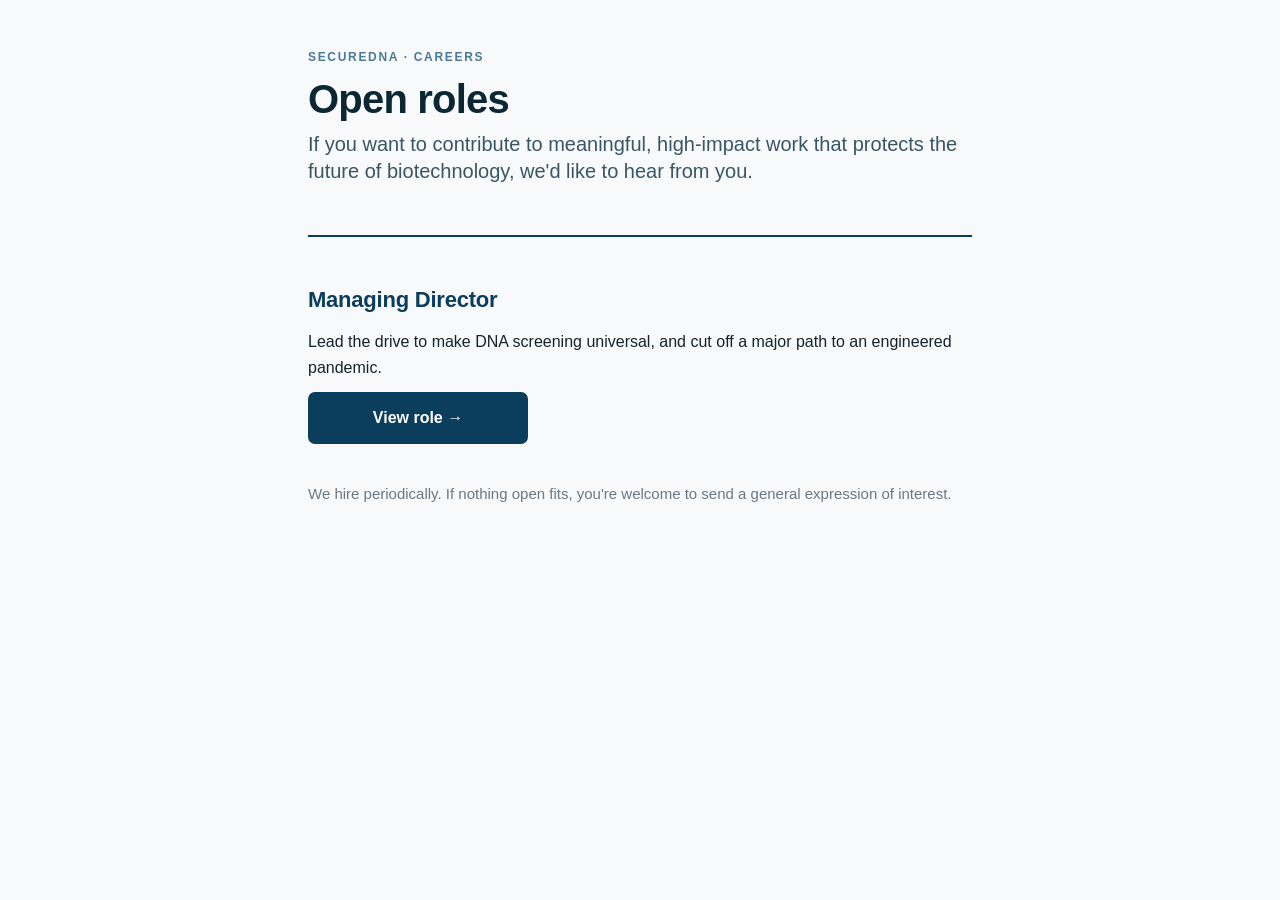
<file: index.html>
<!DOCTYPE html>
<html lang="en"><head><meta charset="utf-8"><meta name="viewport" content="width=device-width, initial-scale=1">
<title>Careers — SecureDNA</title>
<link rel="stylesheet" href="style.css"></head>
<body><div class="wrap">

<div class="hero">
  <div class="eyebrow">SecureDNA · Careers</div>
  <h1>Open roles</h1>
  <p class="standfirst">If you want to contribute to meaningful, high-impact work that protects the future of biotechnology, we'd like to hear from you.</p>
</div>

<div style="padding:6px 0 4px;">
  <h2 style="margin-top:8pt;">Managing Director</h2>
  <p>Lead the drive to make DNA screening universal, and cut off a major path to an engineered pandemic.</p>
  <div class="cta-row" style="max-width:220px;">
    <a class="btn" href="role.html">View role →</a>
  </div>
</div>

<p class="meta" style="margin-top:30px;">We hire periodically. If nothing open fits, you're welcome to send a general expression of interest.</p>

</div></body></html>
</file>
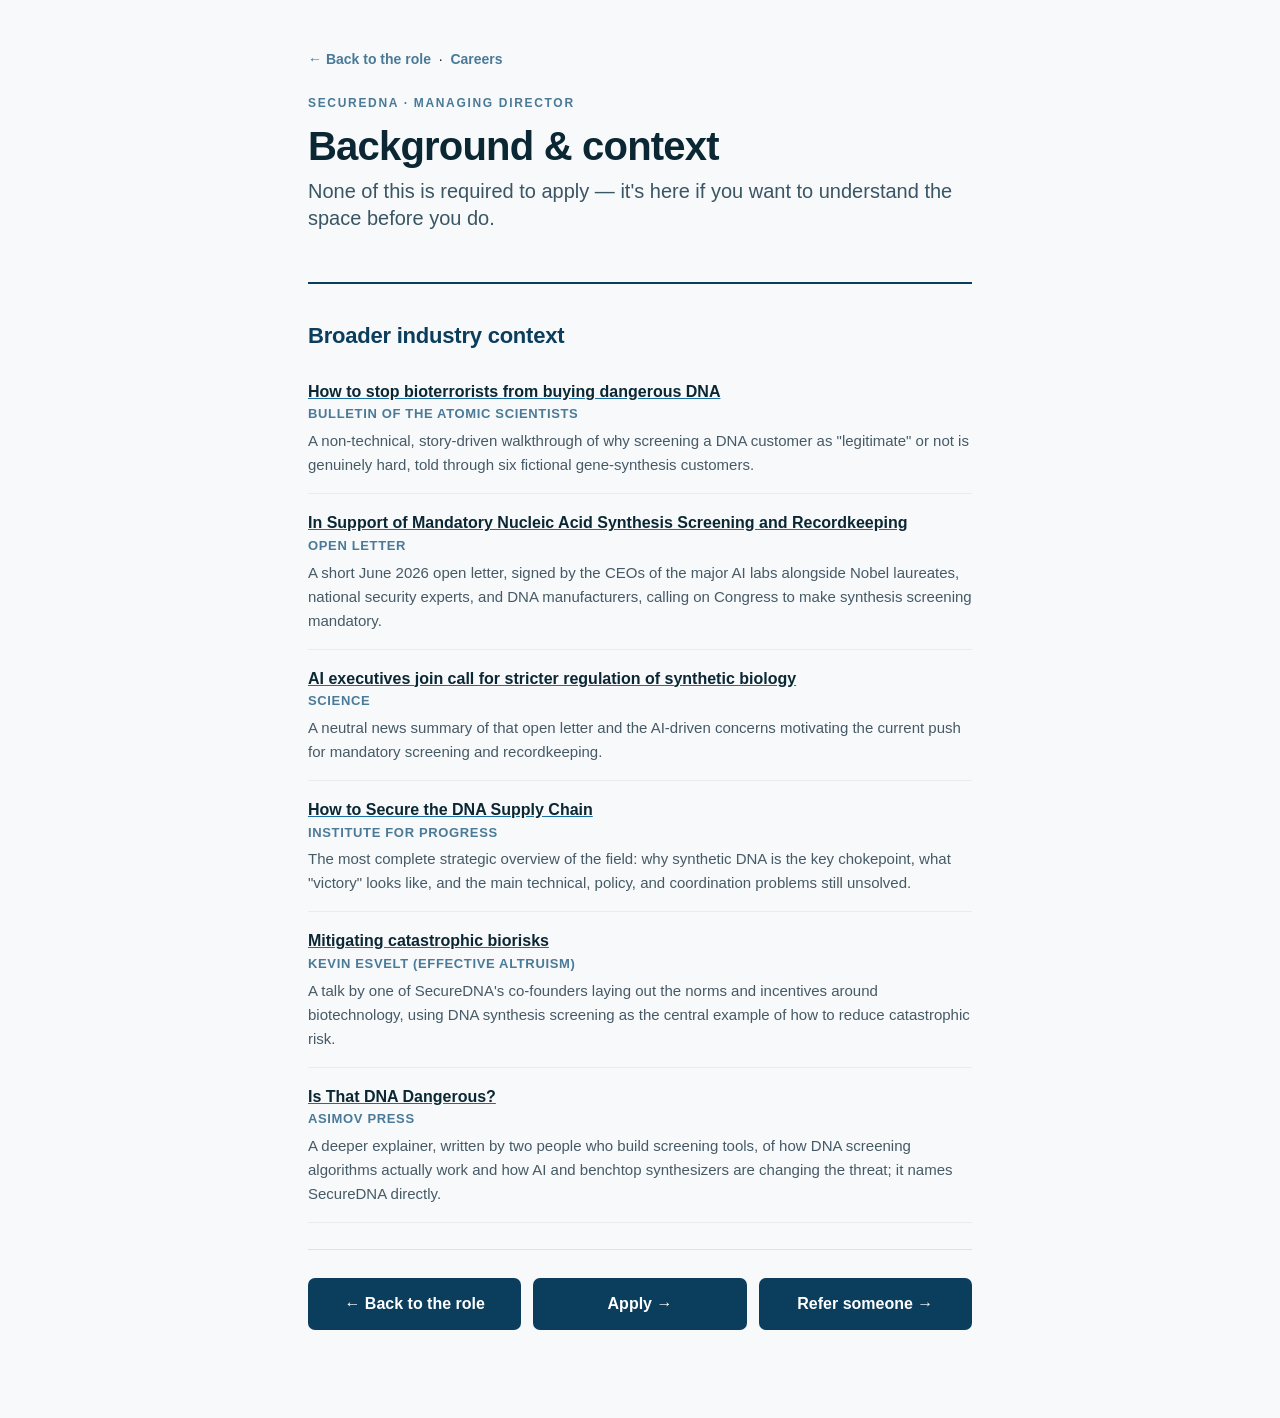
<file: background.html>
<!DOCTYPE html>
<html lang="en"><head><meta charset="utf-8"><meta name="viewport" content="width=device-width, initial-scale=1">
<title>Background &amp; Context — SecureDNA Managing Director</title>
<link rel="stylesheet" href="style.css"></head>
<body><div class="wrap reading">

<div class="nav"><a href="role.html">← Back to the role</a> &nbsp;·&nbsp; <a href="index.html">Careers</a></div>

<div class="hero">
  <div class="eyebrow">SecureDNA · Managing Director</div>
  <h1>Background &amp; context</h1>
  <p class="standfirst">None of this is required to apply — it's here if you want to understand the space before you do.</p>
</div>

<h2>Broader industry context</h2>

<div class="item">
  <a href="https://thebulletin.org/2025/04/how-to-stop-bioterrorists-from-buying-dangerous-dna/"><strong>How to stop bioterrorists from buying dangerous DNA</strong></a>
  <div class="src">Bulletin of the Atomic Scientists</div>
  <div class="desc">A non-technical, story-driven walkthrough of why screening a DNA customer as "legitimate" or not is genuinely hard, told through six fictional gene-synthesis customers.</div>
</div>

<div class="item">
  <a href="https://screendna.org/"><strong>In Support of Mandatory Nucleic Acid Synthesis Screening and Recordkeeping</strong></a>
  <div class="src">Open letter</div>
  <div class="desc">A short June 2026 open letter, signed by the CEOs of the major AI labs alongside Nobel laureates, national security experts, and DNA manufacturers, calling on Congress to make synthesis screening mandatory.</div>
</div>

<div class="item">
  <a href="https://www.science.org/content/article/ai-executives-join-call-stricter-regulation-synthetic-biology"><strong>AI executives join call for stricter regulation of synthetic biology</strong></a>
  <div class="src">Science</div>
  <div class="desc">A neutral news summary of that open letter and the AI-driven concerns motivating the current push for mandatory screening and recordkeeping.</div>
</div>

<div class="item">
  <a href="https://ifp.org/how-to-secure-the-dna-supply-chain/"><strong>How to Secure the DNA Supply Chain</strong></a>
  <div class="src">Institute for Progress</div>
  <div class="desc">The most complete strategic overview of the field: why synthetic DNA is the key chokepoint, what "victory" looks like, and the main technical, policy, and coordination problems still unsolved.</div>
</div>

<div class="item">
  <a href="https://www.effectivealtruism.org/articles/kevin-esvelt-mitigating-catastrophic-biorisks"><strong>Mitigating catastrophic biorisks</strong></a>
  <div class="src">Kevin Esvelt (Effective Altruism)</div>
  <div class="desc">A talk by one of SecureDNA's co-founders laying out the norms and incentives around biotechnology, using DNA synthesis screening as the central example of how to reduce catastrophic risk.</div>
</div>

<div class="item">
  <a href="https://press.asimov.com/articles/dna-screening"><strong>Is That DNA Dangerous?</strong></a>
  <div class="src">Asimov Press</div>
  <div class="desc">A deeper explainer, written by two people who build screening tools, of how DNA screening algorithms actually work and how AI and benchtop synthesizers are changing the threat; it names SecureDNA directly.</div>
</div>

<div class="cta">
  <div class="cta-row">
    <a class="btn" href="role.html">← Back to the role</a>
    <a class="btn" href="https://airtable.com/app57LMtgFdyQTXna/pagFEPfeHavQmtUSm/form" target="_blank" rel="noopener">Apply →</a>
    <a class="btn" href="https://airtable.com/app57LMtgFdyQTXna/pagTkJAvX8ROYASQk/form" target="_blank" rel="noopener">Refer someone →</a>
  </div>
</div>

</div></body></html>
</file>
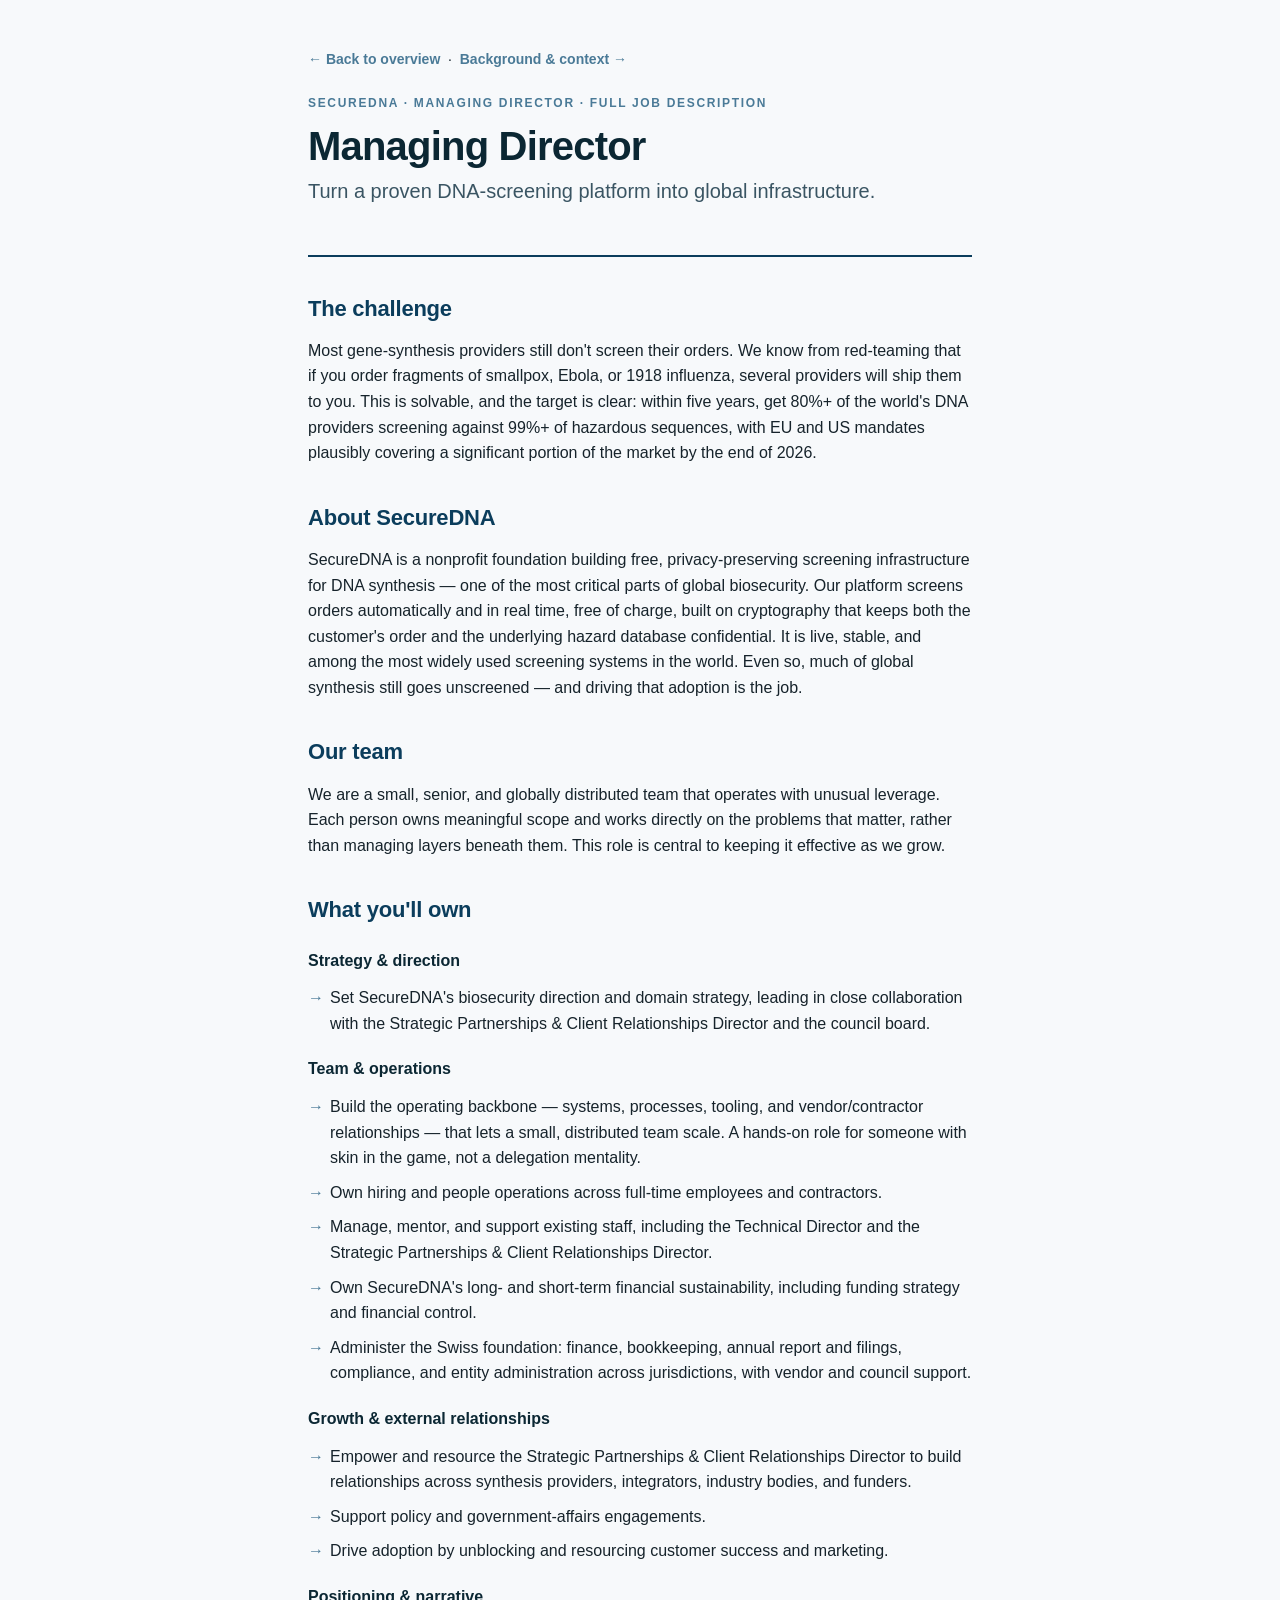
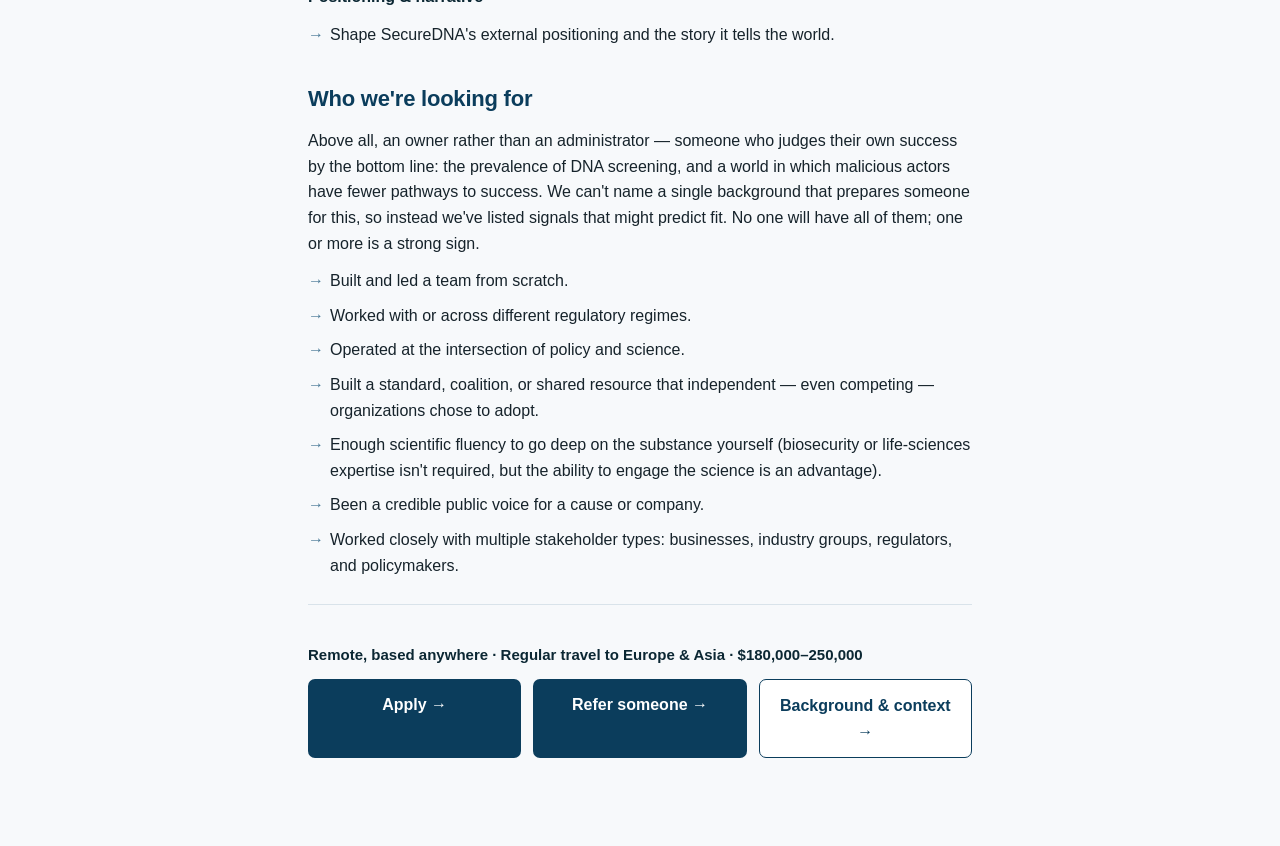
<file: job-description.html>
<!DOCTYPE html>
<html lang="en"><head><meta charset="utf-8"><meta name="viewport" content="width=device-width, initial-scale=1">
<title>Managing Director — Full Job Description — SecureDNA</title>
<link rel="stylesheet" href="style.css"></head>
<body><div class="wrap">

<div class="nav"><a href="index.html">← Back to overview</a> &nbsp;·&nbsp; <a href="background.html">Background &amp; context →</a></div>

<div class="hero">
  <div class="eyebrow">SecureDNA · Managing Director · Full job description</div>
  <h1>Managing Director</h1>
  <p class="standfirst">Turn a proven DNA-screening platform into global infrastructure.</p>
</div>

<h2>The challenge</h2>
<p>Most gene-synthesis providers still don't screen their orders. We know from red-teaming that if you order fragments of smallpox, Ebola, or 1918 influenza, several providers will ship them to you. This is solvable, and the target is clear: within five years, get 80%+ of the world's DNA providers screening against 99%+ of hazardous sequences, with EU and US mandates plausibly covering a significant portion of the market by the end of 2026.</p>

<h2>About SecureDNA</h2>
<p>SecureDNA is a nonprofit foundation building free, privacy-preserving screening infrastructure for DNA synthesis — one of the most critical parts of global biosecurity. Our platform screens orders automatically and in real time, free of charge, built on cryptography that keeps both the customer's order and the underlying hazard database confidential. It is live, stable, and among the most widely used screening systems in the world. Even so, much of global synthesis still goes unscreened — and driving that adoption is the job.</p>

<h2>Our team</h2>
<p>We are a small, senior, and globally distributed team that operates with unusual leverage. Each person owns meaningful scope and works directly on the problems that matter, rather than managing layers beneath them. This role is central to keeping it effective as we grow.</p>

<h2>What you'll own</h2>
<h3>Strategy &amp; direction</h3>
<ul><li>Set SecureDNA's biosecurity direction and domain strategy, leading in close collaboration with the Strategic Partnerships &amp; Client Relationships Director and the council board.</li></ul>
<h3>Team &amp; operations</h3>
<ul>
<li>Build the operating backbone — systems, processes, tooling, and vendor/contractor relationships — that lets a small, distributed team scale. A hands-on role for someone with skin in the game, not a delegation mentality.</li>
<li>Own hiring and people operations across full-time employees and contractors.</li>
<li>Manage, mentor, and support existing staff, including the Technical Director and the Strategic Partnerships &amp; Client Relationships Director.</li>
<li>Own SecureDNA's long- and short-term financial sustainability, including funding strategy and financial control.</li>
<li>Administer the Swiss foundation: finance, bookkeeping, annual report and filings, compliance, and entity administration across jurisdictions, with vendor and council support.</li>
</ul>
<h3>Growth &amp; external relationships</h3>
<ul>
<li>Empower and resource the Strategic Partnerships &amp; Client Relationships Director to build relationships across synthesis providers, integrators, industry bodies, and funders.</li>
<li>Support policy and government-affairs engagements.</li>
<li>Drive adoption by unblocking and resourcing customer success and marketing.</li>
</ul>
<h3>Positioning &amp; narrative</h3>
<ul><li>Shape SecureDNA's external positioning and the story it tells the world.</li></ul>

<h2>Who we're looking for</h2>
<p>Above all, an owner rather than an administrator — someone who judges their own success by the bottom line: the prevalence of DNA screening, and a world in which malicious actors have fewer pathways to success. We can't name a single background that prepares someone for this, so instead we've listed signals that might predict fit. No one will have all of them; one or more is a strong sign.</p>
<ul>
<li>Built and led a team from scratch.</li>
<li>Worked with or across different regulatory regimes.</li>
<li>Operated at the intersection of policy and science.</li>
<li>Built a standard, coalition, or shared resource that independent — even competing — organizations chose to adopt.</li>
<li>Enough scientific fluency to go deep on the substance yourself (biosecurity or life-sciences expertise isn't required, but the ability to engage the science is an advantage).</li>
<li>Been a credible public voice for a cause or company.</li>
<li>Worked closely with multiple stakeholder types: businesses, industry groups, regulators, and policymakers.</li>
</ul>

<div class="cta">
  <p class="meta"><strong>Remote, based anywhere · Regular travel to Europe &amp; Asia · $180,000–250,000</strong></p>
  <div class="cta-row">
    <a class="btn" href="https://airtable.com/app57LMtgFdyQTXna/pagFEPfeHavQmtUSm/form" target="_blank" rel="noopener">Apply →</a>
    <a class="btn" href="https://airtable.com/app57LMtgFdyQTXna/pagTkJAvX8ROYASQk/form" target="_blank" rel="noopener">Refer someone →</a>
    <a class="btn alt" href="background.html">Background &amp; context →</a>
  </div>
</div>

</div></body></html>
</file>
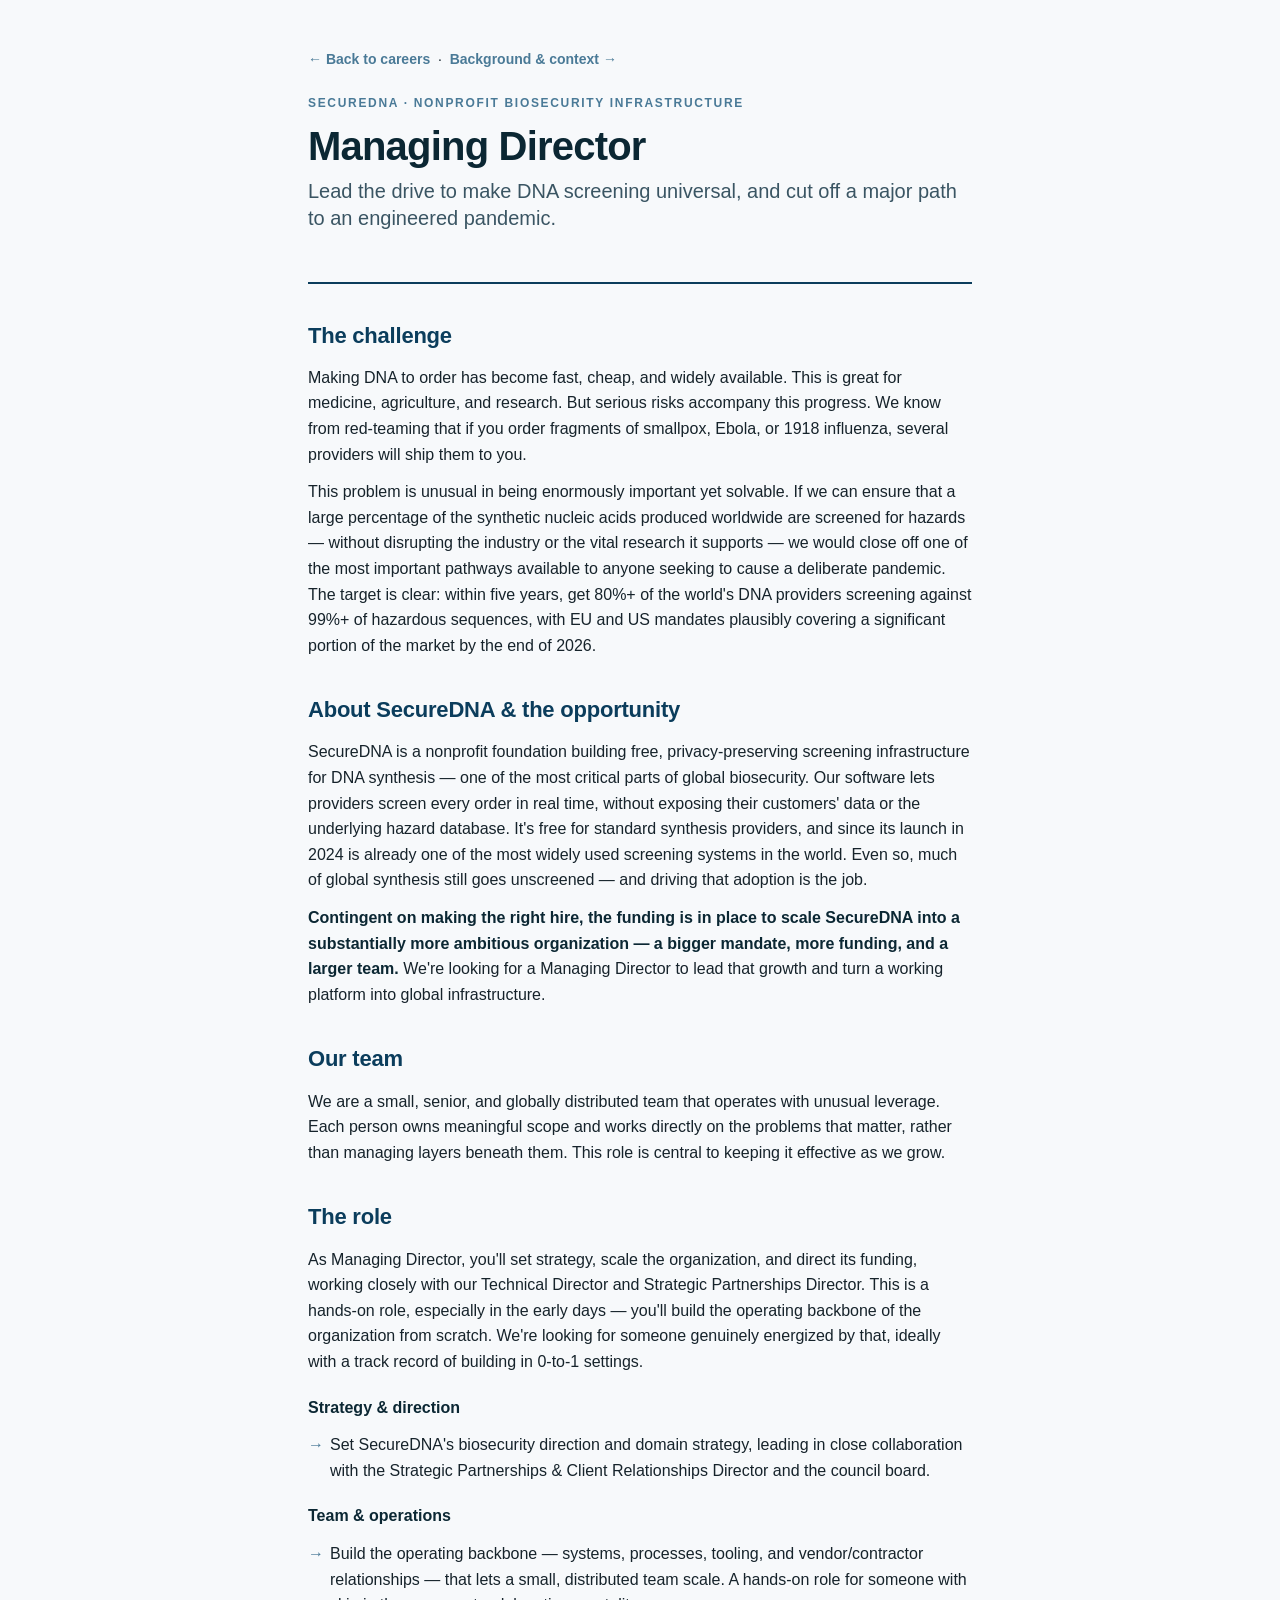
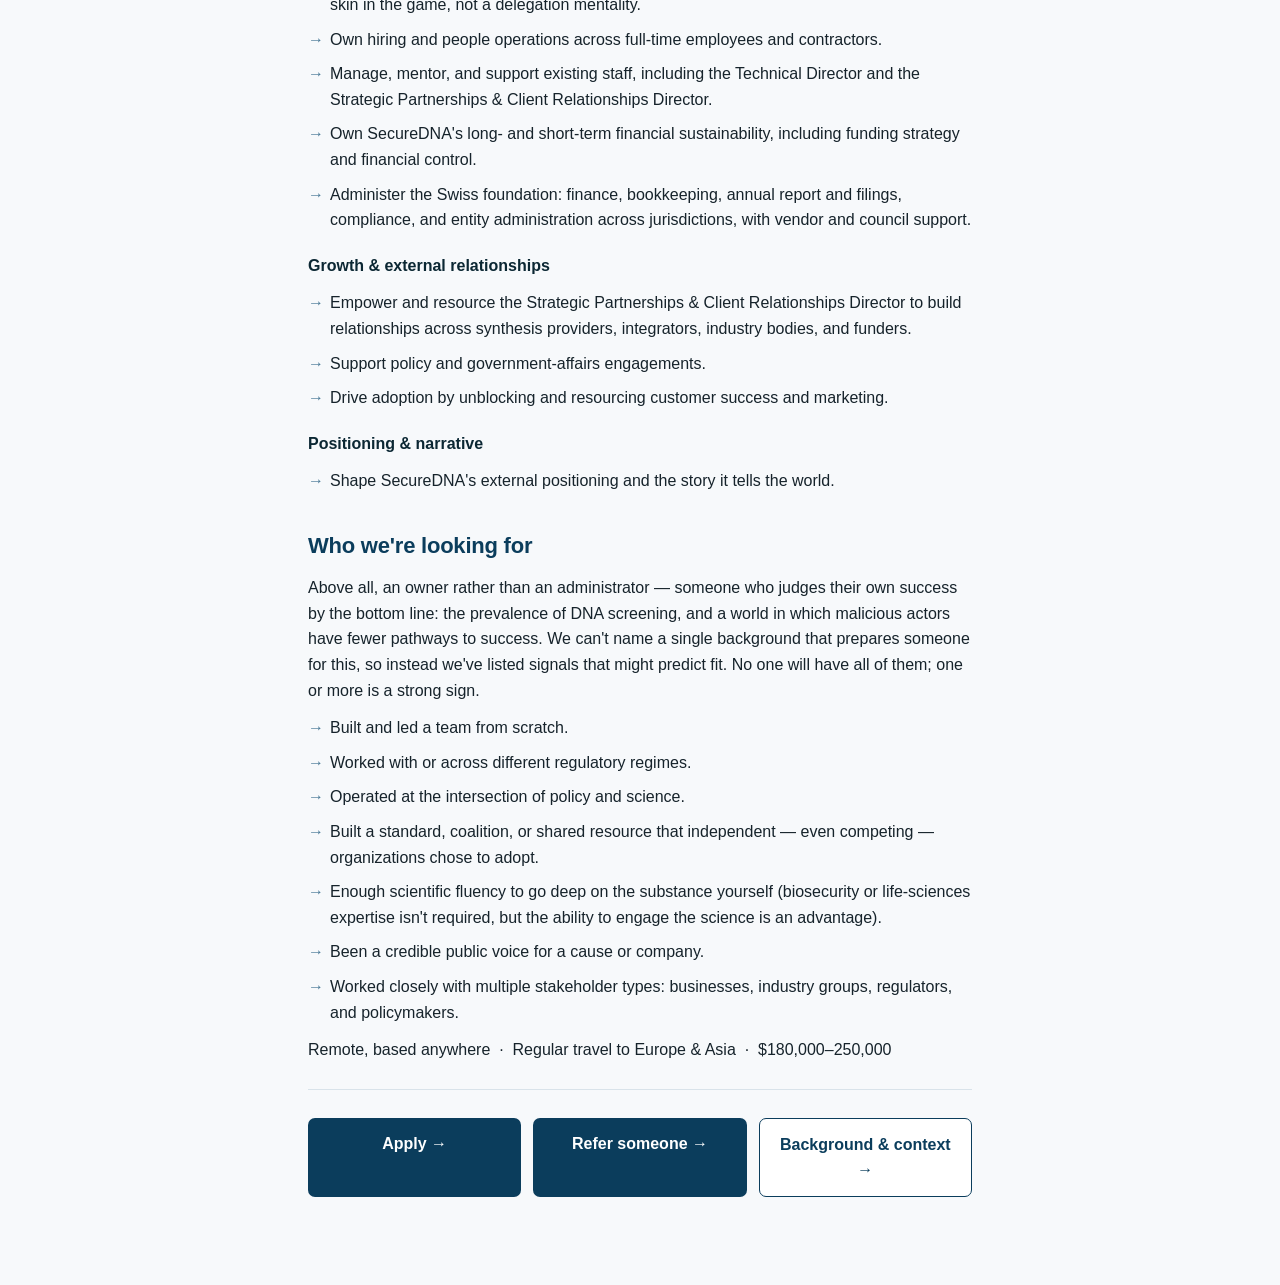
<file: role.html>
<!DOCTYPE html>
<html lang="en"><head><meta charset="utf-8"><meta name="viewport" content="width=device-width, initial-scale=1">
<title>Managing Director — SecureDNA</title>
<link rel="stylesheet" href="style.css"></head>
<body><div class="wrap">

<div class="nav"><a href="index.html">← Back to careers</a> &nbsp;·&nbsp; <a href="background.html">Background &amp; context →</a></div>

<div class="hero">
  <div class="eyebrow">SecureDNA · Nonprofit biosecurity infrastructure</div>
  <h1>Managing Director</h1>
  <p class="standfirst">Lead the drive to make DNA screening universal, and cut off a major path to an engineered pandemic.</p>
</div>

<h2>The challenge</h2>
<p>Making DNA to order has become fast, cheap, and widely available. This is great for medicine, agriculture, and research. But serious risks accompany this progress. We know from red-teaming that if you order fragments of smallpox, Ebola, or 1918 influenza, several providers will ship them to you.</p>
<p>This problem is unusual in being enormously important yet solvable. If we can ensure that a large percentage of the synthetic nucleic acids produced worldwide are screened for hazards — without disrupting the industry or the vital research it supports — we would close off one of the most important pathways available to anyone seeking to cause a deliberate pandemic. The target is clear: within five years, get 80%+ of the world's DNA providers screening against 99%+ of hazardous sequences, with EU and US mandates plausibly covering a significant portion of the market by the end of 2026.</p>

<h2>About SecureDNA &amp; the opportunity</h2>
<p>SecureDNA is a nonprofit foundation building free, privacy-preserving screening infrastructure for DNA synthesis — one of the most critical parts of global biosecurity. Our software lets providers screen every order in real time, without exposing their customers' data or the underlying hazard database. It's free for standard synthesis providers, and since its launch in 2024 is already one of the most widely used screening systems in the world. Even so, much of global synthesis still goes unscreened — and driving that adoption is the job.</p>
<p><strong>Contingent on making the right hire, the funding is in place to scale SecureDNA into a substantially more ambitious organization — a bigger mandate, more funding, and a larger team.</strong> We're looking for a Managing Director to lead that growth and turn a working platform into global infrastructure.</p>

<h2>Our team</h2>
<p>We are a small, senior, and globally distributed team that operates with unusual leverage. Each person owns meaningful scope and works directly on the problems that matter, rather than managing layers beneath them. This role is central to keeping it effective as we grow.</p>

<h2>The role</h2>
<p>As Managing Director, you'll set strategy, scale the organization, and direct its funding, working closely with our Technical Director and Strategic Partnerships Director. This is a hands-on role, especially in the early days — you'll build the operating backbone of the organization from scratch. We're looking for someone genuinely energized by that, ideally with a track record of building in 0-to-1 settings.</p>
<h3>Strategy &amp; direction</h3>
<ul><li>Set SecureDNA's biosecurity direction and domain strategy, leading in close collaboration with the Strategic Partnerships &amp; Client Relationships Director and the council board.</li></ul>
<h3>Team &amp; operations</h3>
<ul>
<li>Build the operating backbone — systems, processes, tooling, and vendor/contractor relationships — that lets a small, distributed team scale. A hands-on role for someone with skin in the game, not a delegation mentality.</li>
<li>Own hiring and people operations across full-time employees and contractors.</li>
<li>Manage, mentor, and support existing staff, including the Technical Director and the Strategic Partnerships &amp; Client Relationships Director.</li>
<li>Own SecureDNA's long- and short-term financial sustainability, including funding strategy and financial control.</li>
<li>Administer the Swiss foundation: finance, bookkeeping, annual report and filings, compliance, and entity administration across jurisdictions, with vendor and council support.</li>
</ul>
<h3>Growth &amp; external relationships</h3>
<ul>
<li>Empower and resource the Strategic Partnerships &amp; Client Relationships Director to build relationships across synthesis providers, integrators, industry bodies, and funders.</li>
<li>Support policy and government-affairs engagements.</li>
<li>Drive adoption by unblocking and resourcing customer success and marketing.</li>
</ul>
<h3>Positioning &amp; narrative</h3>
<ul><li>Shape SecureDNA's external positioning and the story it tells the world.</li></ul>

<h2>Who we're looking for</h2>
<p>Above all, an owner rather than an administrator — someone who judges their own success by the bottom line: the prevalence of DNA screening, and a world in which malicious actors have fewer pathways to success. We can't name a single background that prepares someone for this, so instead we've listed signals that might predict fit. No one will have all of them; one or more is a strong sign.</p>
<ul>
<li>Built and led a team from scratch.</li>
<li>Worked with or across different regulatory regimes.</li>
<li>Operated at the intersection of policy and science.</li>
<li>Built a standard, coalition, or shared resource that independent — even competing — organizations chose to adopt.</li>
<li>Enough scientific fluency to go deep on the substance yourself (biosecurity or life-sciences expertise isn't required, but the ability to engage the science is an advantage).</li>
<li>Been a credible public voice for a cause or company.</li>
<li>Worked closely with multiple stakeholder types: businesses, industry groups, regulators, and policymakers.</li>
</ul>

<div class="essentials">Remote, based anywhere &nbsp;·&nbsp; Regular travel to Europe &amp; Asia &nbsp;·&nbsp; $180,000–250,000</div>

<div class="cta">
  <div class="cta-row">
    <a class="btn" href="https://airtable.com/app57LMtgFdyQTXna/pagFEPfeHavQmtUSm/form" target="_blank" rel="noopener">Apply →</a>
    <a class="btn" href="https://airtable.com/app57LMtgFdyQTXna/pagTkJAvX8ROYASQk/form" target="_blank" rel="noopener">Refer someone →</a>
    <a class="btn alt" href="background.html">Background &amp; context →</a>
  </div>
</div>

</div></body></html>
</file>
<file: style.css>
*{box-sizing:border-box;}
body{font-family:-apple-system,'Helvetica Neue',Arial,sans-serif;color:#16232b;line-height:1.6;font-size:16px;margin:0;background:#f7f9fb;}
.wrap{max-width:720px;margin:0 auto;padding:48px 28px 80px;}
.eyebrow{font-size:12px;letter-spacing:.14em;text-transform:uppercase;color:#4a7a97;font-weight:700;margin-bottom:10px;}
h1{font-size:40px;margin:0 0 10px;letter-spacing:-.02em;color:#0b2733;line-height:1.1;}
.standfirst{font-size:20px;color:#3a5563;margin:0 0 24px;line-height:1.35;}
.hero{border-bottom:2px solid #0b3d5c;padding-bottom:26px;margin-bottom:28px;}
h2{font-size:22px;color:#0b3d5c;margin:34px 0 10px;letter-spacing:-.01em;}
h3{font-size:16px;color:#0b2733;margin:20px 0 4px;}
p{margin:12px 0;}
ul{margin:12px 0;padding-left:0;list-style:none;}
li{margin:9px 0;padding-left:22px;position:relative;}
li::before{content:"→";position:absolute;left:0;color:#4a7a97;font-weight:700;}
a{color:#1a6ea8;}
strong{color:#0b2733;}
.meta{color:#6a7883;font-size:15px;margin-top:16px;}
.cta{margin:26px 0 8px;padding-top:22px;border-top:1px solid #d9e3ea;}
.btn{display:inline-block;background:#0b3d5c;color:#fff;text-decoration:none;padding:13px 20px;border-radius:7px;font-weight:700;margin:0;}
.btn.alt{background:#fff;color:#0b3d5c;border:1.5px solid #0b3d5c;}
.cta-row{display:flex;flex-wrap:wrap;gap:12px;margin:6px 0 4px;}
.cta-row .btn{flex:1 1 170px;text-align:center;}
.nav{font-size:14px;margin-bottom:24px;}
.nav a{color:#4a7a97;text-decoration:none;font-weight:600;}
.reading .item{padding:16px 0;border-bottom:1px solid #e6ecf0;}
.reading .src{color:#4a7a97;font-size:13px;font-weight:600;text-transform:uppercase;letter-spacing:.05em;}
.reading .desc{color:#465a66;font-size:15px;margin-top:4px;}
.tag{display:inline-block;background:#eef4f8;color:#3a6b88;font-size:12px;font-weight:700;padding:3px 9px;border-radius:20px;margin-left:8px;vertical-align:middle;}
.note{background:#fff8e6;border:1px solid #f0e2b8;border-radius:8px;padding:12px 16px;font-size:14px;color:#6a5a20;margin:18px 0;}
.callout{background:#eef4f8;border-left:4px solid #0b3d5c;border-radius:8px;padding:18px 22px;margin:4px 0 10px;}
.callout .lbl{font-size:12px;letter-spacing:.12em;text-transform:uppercase;color:#4a7a97;font-weight:700;margin-bottom:6px;}
.callout p{margin:0;font-size:17px;line-height:1.45;color:#16232b;}
</file>
